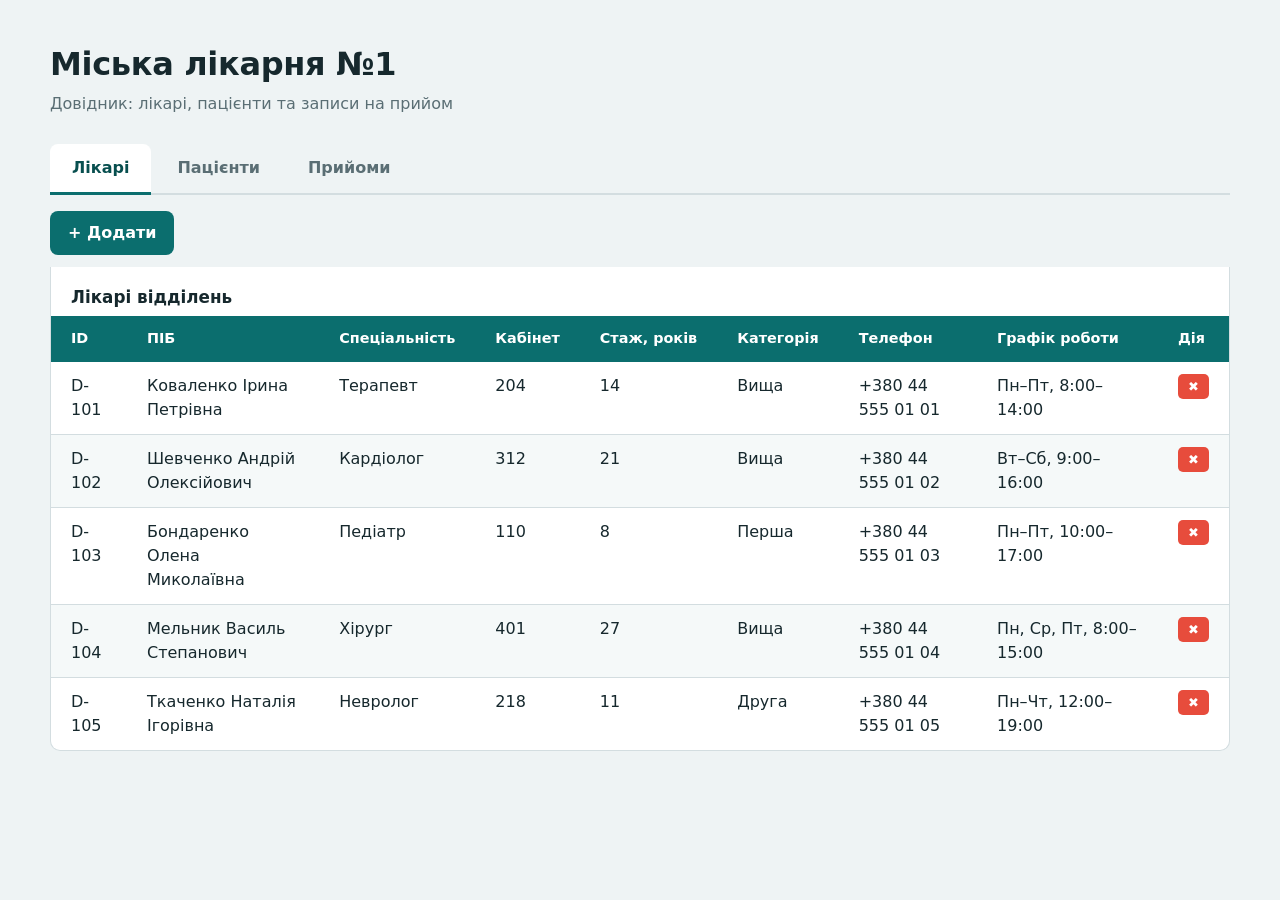
<file: index.html>
<!DOCTYPE html>
<html lang="uk">
<head>
  <meta charset="UTF-8">
  <meta name="viewport" content="width=device-width, initial-scale=1">
  <title>Лікарня — база даних</title>
  <link rel="stylesheet" href="style.css">
</head>
<body>
  <main class="page">
    <header class="page-head">
      <h1>Міська лікарня №1</h1>
      <p>Довідник: лікарі, пацієнти та записи на прийом</p>
    </header>

    <div class="tabs">
      <button class="tab is-active" id="btn-doctors">Лікарі</button>
      <button class="tab" id="btn-patients">Пацієнти</button>
      <button class="tab" id="btn-visits">Прийоми</button>
    </div>

    <!-- Таблиця 1: Лікарі -->
    <section class="panel is-active" id="panel-doctors">
      <button class="add-btn" id="open-doctors">+ Додати</button>
      <div class="table-wrap">
        <table>
          <caption>Лікарі відділень</caption>
          <thead>
            <tr>
              <th scope="col">ID</th>
              <th scope="col">ПІБ</th>
              <th scope="col">Спеціальність</th>
              <th scope="col">Кабінет</th>
              <th scope="col">Стаж, років</th>
              <th scope="col">Категорія</th>
              <th scope="col">Телефон</th>
              <th scope="col">Графік роботи</th>
              <th scope="col">Дія</th>
            </tr>
          </thead>
          <tbody id="doctors-body"></tbody>
        </table>
      </div>
    </section>

    <!-- Таблиця 2: Пацієнти -->
    <section class="panel" id="panel-patients">
      <button class="add-btn" id="open-patients">+ Додати</button>
      <div class="table-wrap">
        <table>
          <caption>Пацієнти лікарні</caption>
          <thead>
            <tr>
              <th scope="col">№ картки</th>
              <th scope="col">ПІБ</th>
              <th scope="col">Дата народження</th>
              <th scope="col">Стать</th>
              <th scope="col">Група крові</th>
              <th scope="col">Телефон</th>
              <th scope="col">Адреса</th>
              <th scope="col">Номер полісу</th>
              <th scope="col">Дія</th>
            </tr>
          </thead>
          <tbody id="patients-body"></tbody>
        </table>
      </div>
    </section>

    <!-- Таблиця 3: Прийоми -->
    <section class="panel" id="panel-visits">
      <button class="add-btn" id="open-visits">+ Додати</button>
      <div class="table-wrap">
        <table>
          <caption>Записи на прийом</caption>
          <thead>
            <tr>
              <th scope="col">№ запису</th>
              <th scope="col">Дата і час</th>
              <th scope="col">Пацієнт</th>
              <th scope="col">Лікар</th>
              <th scope="col">Причина звернення</th>
              <th scope="col">Статус</th>
              <th scope="col">Вартість, грн</th>
              <th scope="col">Дія</th>
            </tr>
          </thead>
          <tbody id="visits-body"></tbody>
        </table>
      </div>
    </section>
  </main>

  <!-- Попап: новий лікар -->
  <dialog id="dialog-doctors">
    <form id="form-doctors">
      <h2>Новий лікар</h2>
      <label>ID <input type="text" id="doc-id" placeholder="D-106" required></label>
      <label>ПІБ <input type="text" id="doc-name" required></label>
      <label>Спеціальність <input type="text" id="doc-spec" required></label>
      <label>Кабінет <input type="number" id="doc-room" required></label>
      <label>Стаж, років <input type="number" id="doc-exp" required></label>
      <label>Категорія
        <select id="doc-category">
          <option>Вища</option>
          <option>Перша</option>
          <option>Друга</option>
        </select>
      </label>
      <label>Телефон <input type="text" id="doc-phone" placeholder="+380 44 555 01 06" required></label>
      <label>Графік роботи <input type="text" id="doc-schedule" placeholder="Пн–Пт, 8:00–14:00" required></label>
      <div class="form-buttons">
        <button type="button" id="cancel-doctors" class="cancel-btn">Скасувати</button>
        <button type="submit" class="save-btn">Зберегти</button>
      </div>
    </form>
  </dialog>

  <!-- Попап: новий пацієнт -->
  <dialog id="dialog-patients">
    <form id="form-patients">
      <h2>Новий пацієнт</h2>
      <label>№ картки <input type="text" id="pat-id" placeholder="P-2006" required></label>
      <label>ПІБ <input type="text" id="pat-name" required></label>
      <label>Дата народження <input type="text" id="pat-birth" placeholder="дд.мм.рррр" required></label>
      <label>Стать
        <select id="pat-gender">
          <option>Жін.</option>
          <option>Чол.</option>
        </select>
      </label>
      <label>Група крові
        <select id="pat-blood">
          <option>O (I) Rh+</option>
          <option>O (I) Rh−</option>
          <option>A (II) Rh+</option>
          <option>A (II) Rh−</option>
          <option>B (III) Rh+</option>
          <option>B (III) Rh−</option>
          <option>AB (IV) Rh+</option>
          <option>AB (IV) Rh−</option>
        </select>
      </label>
      <label>Телефон <input type="text" id="pat-phone" placeholder="+380 67 000 00 00" required></label>
      <label>Адреса <input type="text" id="pat-address" required></label>
      <label>Номер полісу <input type="text" id="pat-policy" placeholder="ПЛ-448125" required></label>
      <div class="form-buttons">
        <button type="button" id="cancel-patients" class="cancel-btn">Скасувати</button>
        <button type="submit" class="save-btn">Зберегти</button>
      </div>
    </form>
  </dialog>

  <!-- Попап: новий прийом -->
  <dialog id="dialog-visits">
    <form id="form-visits">
      <h2>Новий запис на прийом</h2>
      <label>№ запису <input type="text" id="vis-id" placeholder="V-5006" required></label>
      <label>Дата і час <input type="text" id="vis-date" placeholder="22.10.2026, 09:00" required></label>
      <label>Пацієнт <select id="vis-patient" required></select></label>
      <label>Лікар <select id="vis-doctor" required></select></label>
      <label>Причина звернення <input type="text" id="vis-reason" required></label>
      <label>Статус
        <select id="vis-status">
          <option value="planned">Заплановано</option>
          <option value="done">Завершено</option>
          <option value="cancelled">Скасовано</option>
        </select>
      </label>
      <label>Вартість, грн <input type="number" id="vis-price" min="0" required></label>
      <div class="form-buttons">
        <button type="button" id="cancel-visits" class="cancel-btn">Скасувати</button>
        <button type="submit" class="save-btn">Зберегти</button>
      </div>
    </form>
  </dialog>

  <script src="script.js"></script>
</body>
</html>
</file>
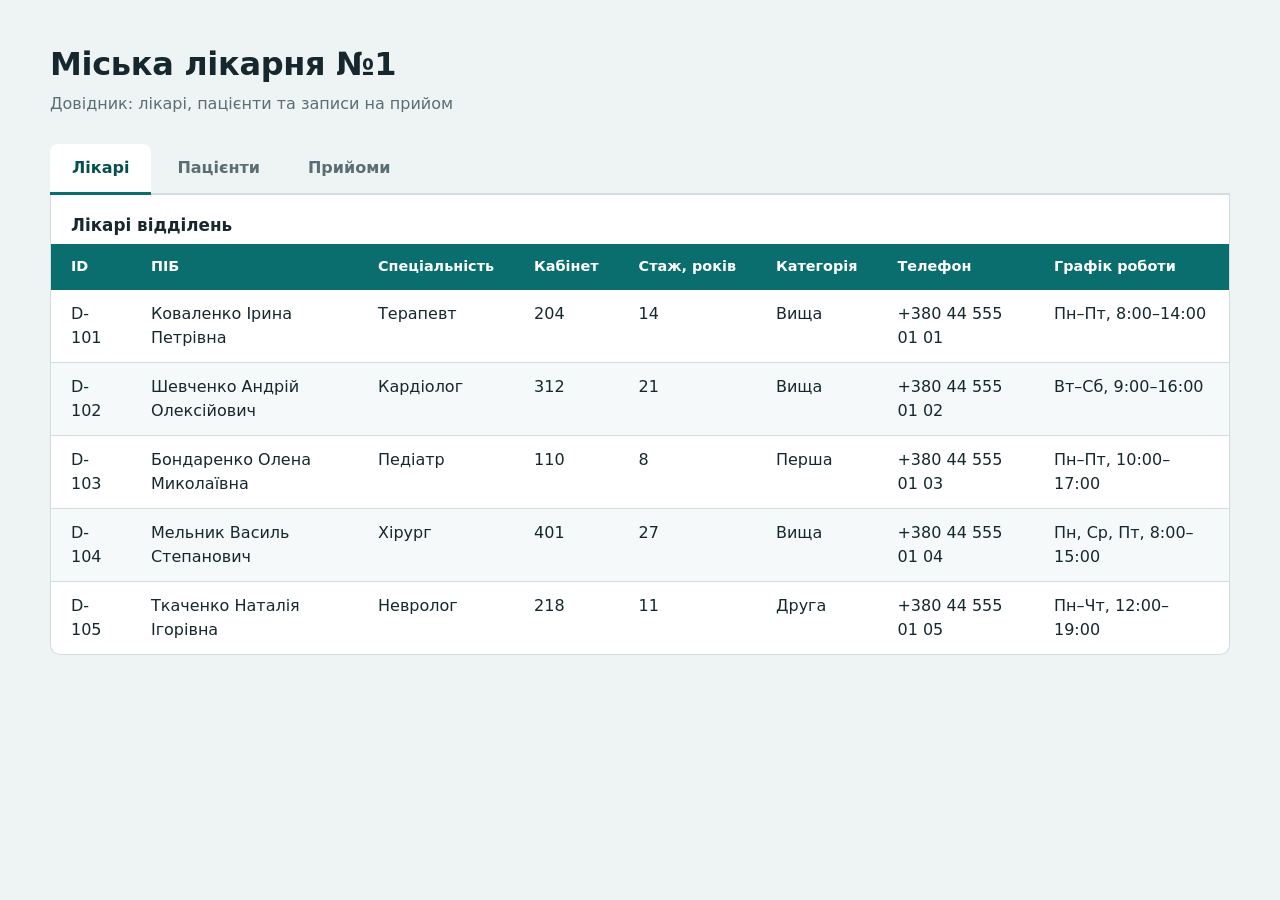
<file: lab1/index.html>
<!DOCTYPE html>
<html lang="uk">
<head>
  <meta charset="UTF-8">
  <meta name="viewport" content="width=device-width, initial-scale=1">
  <title>Лікарня — база даних</title>
  <link rel="stylesheet" href="style.css">
</head>
<body>
  <main class="page">
    <header class="page-head">
      <h1>Міська лікарня №1</h1>
      <p>Довідник: лікарі, пацієнти та записи на прийом</p>
    </header>

    <div class="tabs">
      <button class="tab is-active" id="btn-doctors">Лікарі</button>
      <button class="tab" id="btn-patients">Пацієнти</button>
      <button class="tab" id="btn-visits">Прийоми</button>
    </div>

    <!-- Таблиця 1: Лікарі -->
    <section class="panel is-active" id="panel-doctors" >
      <div class="table-wrap">
        <table>
          <caption>Лікарі відділень</caption>
          <thead>
            <tr>
              <th scope="col">ID</th>
              <th scope="col">ПІБ</th>
              <th scope="col">Спеціальність</th>
              <th scope="col">Кабінет</th>
              <th scope="col">Стаж, років</th>
              <th scope="col">Категорія</th>
              <th scope="col">Телефон</th>
              <th scope="col">Графік роботи</th>
            </tr>
          </thead>
          <tbody>
            <tr>
                <td>D-101</td>
                <td>Коваленко Ірина Петрівна</td>
                <td>Терапевт</td>
                <td>204</td>
                <td>14</td>
                <td>Вища</td>
                <td>+380 44 555 01 01</td>
                <td>Пн–Пт, 8:00–14:00</td>
            </tr>
            <tr>
                <td>D-102</td>
                <td>Шевченко Андрій Олексійович</td>
                <td>Кардіолог</td>
                <td>312</td>
                <td>21</td>
                <td>Вища</td>
                <td>+380 44 555 01 02</td>
                <td>Вт–Сб, 9:00–16:00</td>
            </tr>
            <tr>
                <td>D-103</td>
                <td>Бондаренко Олена Миколаївна</td>
                <td>Педіатр</td>
                <td>110</td>
                <td>8</td>
                <td>Перша</td>
                <td>+380 44 555 01 03</td>
                <td>Пн–Пт, 10:00–17:00</td>
            </tr>
            <tr>
                <td>D-104</td>
                <td>Мельник Василь Степанович</td>
                <td>Хірург</td>
                <td>401</td>
                <td>27</td>
                <td>Вища</td>
                <td>+380 44 555 01 04</td>
                <td>Пн, Ср, Пт, 8:00–15:00</td>
            </tr>
            <tr>
                <td>D-105</td>
                <td>Ткаченко Наталія Ігорівна</td>
                <td>Невролог</td>
                <td>218</td>
                <td>11</td>
                <td>Друга</td>
                <td>+380 44 555 01 05</td>
                <td>Пн–Чт, 12:00–19:00</td>
            </tr>
          </tbody>
        </table>
      </div>
    </section>

    <!-- Таблиця 2: Пацієнти -->
    <section class="panel" id="panel-patients" >
      <div class="table-wrap">
        <table>
          <caption>Пацієнти лікарні</caption>
          <thead>
            <tr>
              <th scope="col">№ картки</th>
              <th scope="col">ПІБ</th>
              <th scope="col">Дата народження</th>
              <th scope="col">Стать</th>
              <th scope="col">Група крові</th>
              <th scope="col">Телефон</th>
              <th scope="col">Адреса</th>
              <th scope="col">Номер полісу</th>
            </tr>
          </thead>
          <tbody>
            <tr>
                <td>P-2001</td>
                <td>Лисенко Марія Дмитрівна</td>
                <td>12.03.1985</td>
                <td>Жін.</td>
                <td>A (II) Rh+</td>
                <td>+380 67 123 45 67</td>
                <td>м. Харків, вул. Сумська, 22, кв. 5</td>
                <td>ПЛ-448120</td>
            </tr>
            <tr>
                <td>P-2002</td>
                <td>Гриценко Олег Віталійович</td>
                <td>27.09.1972</td><td>Чол.</td>
                <td>O (I) Rh+</td>
                <td>+380 50 234 56 78</td>
                <td>м. Харків, пр. Перемоги, 80, кв. 41</td>
                <td>ПЛ-448121</td>
            </tr>
            <tr>
                <td>P-2003</td>
                <td>Савченко Софія Андріївна</td>
                <td>05.06.2016</td>
                <td>Жін.</td><td>B (III) Rh−</td>
                <td>+380 93 345 67 89</td>
                <td>м. Харків, вул. Іллінська, 9, кв. 17</td>
                <td>ПЛ-448122</td></tr>
            <tr>
                <td>P-2004</td>
                <td>Ярмоленко Денис Сергійович</td>
                <td>18.11.1994</td>
                <td>Чол.</td>
                <td>AB (IV) Rh+</td>
                <td>+380 63 456 78 90</td>
                <td>м. Харків, бул. Полтавський Шлях, 14, кв. 63</td>
                <td>ПЛ-448123</td></tr>
            <tr>
                <td>P-2005</td>
                <td>Кравчук Валентина Іванівна</td>
                <td>30.01.1958</td>
                <td>Жін.</td>
                <td>A (II) Rh−</td>
                <td>+380 96 567 89 01</td>
                <td>м. Київ, вул. Антоновича, 51, кв. 8</td>
                <td>ПЛ-448124</td></tr>
          </tbody>
        </table>
      </div>
    </section>

    <!-- Таблиця 3: Прийоми -->
    <section class="panel" id="panel-visits">
      <div class="table-wrap">
        <table>
          <caption>Записи на прийом</caption>
          <thead>
            <tr>
              <th scope="col">№ запису</th>
              <th scope="col">Дата і час</th>
              <th scope="col">Пацієнт</th>
              <th scope="col">Лікар</th>
              <th scope="col">Причина звернення</th>
              <th scope="col">Статус</th>
              <th scope="col">Вартість, грн</th>
            </tr>
          </thead>
          <tbody>
            <tr>
                <td>V-5001</td>
                <td>21.10.2026, 09:00</td>
                <td>Лисенко М. Д.</td>
                <td>Коваленко І. П.</td>
                <td>Кашель, температура</td>
                <td><span class="status status-planned">Заплановано</span></td>
                <td>600</td>
            </tr>
            <tr>
                <td>V-5002</td>
                <td>21.10.2026, 10:30</td>
                <td>Гриценко О. В.</td>
                <td>Шевченко А. О.</td>
                <td>Контроль тиску</td>
                <td><span class="status status-planned">Заплановано</span></td>
                <td>850</td>
            </tr>
            <tr>
                <td>V-5003</td>
                <td>19.10.2026, 11:15</td>
                <td>Савченко С. А.</td>
                <td>Бондаренко О. М.</td>
                <td>Профілактичний огляд</td>
                <td><span class="status status-done">Завершено</span></td>
                <td>500</td>
            </tr>
            <tr>
                <td>V-5004</td>
                <td>16.10.2026, 14:00</td>
                <td>Ярмоленко Д. С.</td>
                <td>Мельник В. С.</td>
                <td>Консультація перед операцією</td>
                <td><span class="status status-done">Завершено</span></td>
                <td>900</td>
            </tr>
            <tr>
                <td>V-5005</td>
                <td>15.10.2026, 13:00</td>
                <td>Кравчук В. І.</td>
                <td>Ткаченко Н. І.</td>
                <td>Головний біль, запаморочення</td>
                <td><span class="status status-cancelled">Скасовано</span></td>
                <td>0</td>
            </tr>
          </tbody>
        </table>
      </div>
    </section>
  </main>

  <script src="script.js"></script>
</body>
</html>
</file>
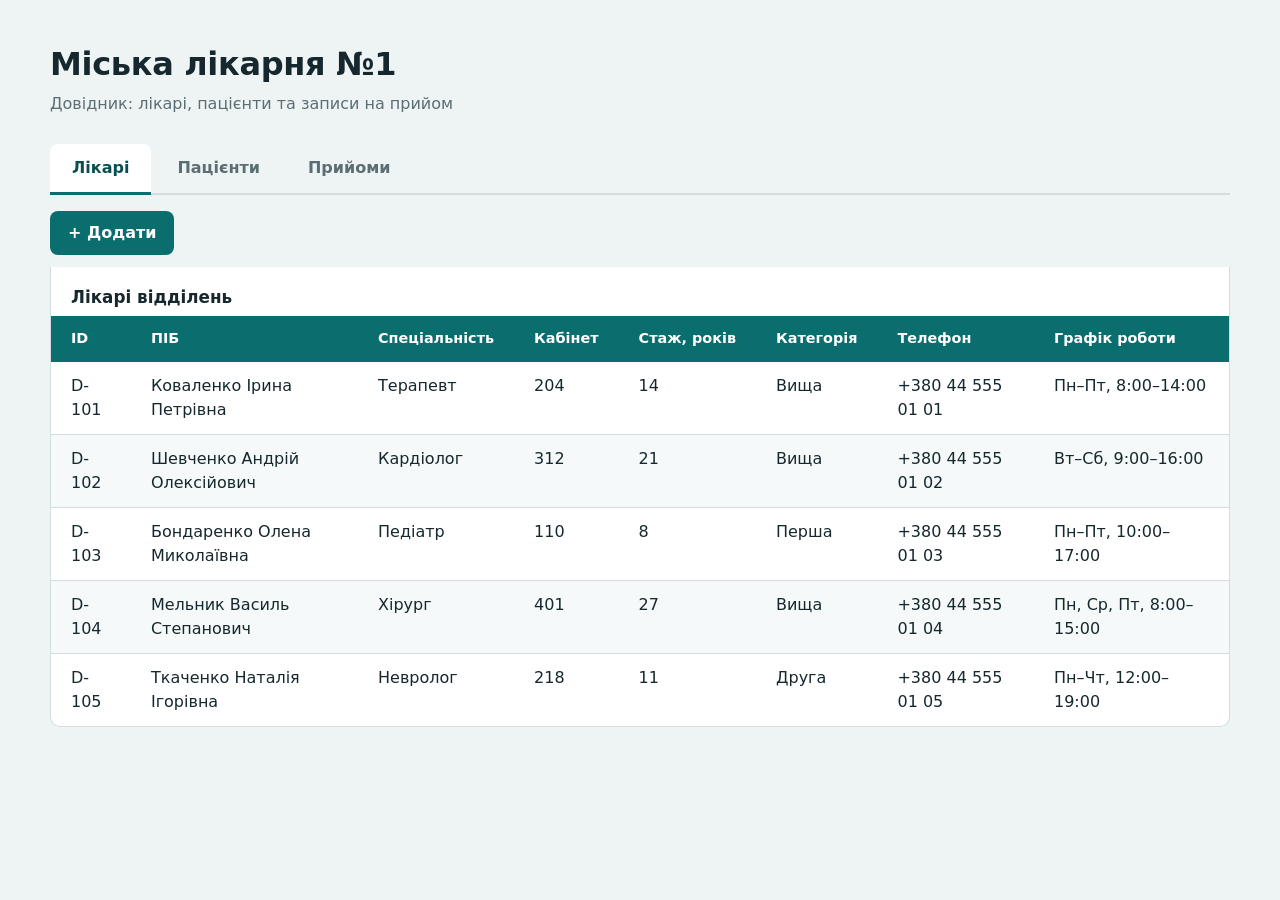
<file: lab2/index.html>
<!DOCTYPE html>
<html lang="uk">
<head>
  <meta charset="UTF-8">
  <meta name="viewport" content="width=device-width, initial-scale=1">
  <title>Лікарня — база даних</title>
  <link rel="stylesheet" href="style.css">
</head>
<body>
  <main class="page">
    <header class="page-head">
      <h1>Міська лікарня №1</h1>
      <p>Довідник: лікарі, пацієнти та записи на прийом</p>
    </header>

    <div class="tabs">
      <button class="tab is-active" id="btn-doctors">Лікарі</button>
      <button class="tab" id="btn-patients">Пацієнти</button>
      <button class="tab" id="btn-visits">Прийоми</button>
    </div>

    <!-- Таблиця 1: Лікарі -->
    <section class="panel is-active" id="panel-doctors">
      <button class="add-btn" id="open-doctors">+ Додати</button>
      <div class="table-wrap">
        <table>
          <caption>Лікарі відділень</caption>
          <thead>
            <tr>
              <th scope="col">ID</th>
              <th scope="col">ПІБ</th>
              <th scope="col">Спеціальність</th>
              <th scope="col">Кабінет</th>
              <th scope="col">Стаж, років</th>
              <th scope="col">Категорія</th>
              <th scope="col">Телефон</th>
              <th scope="col">Графік роботи</th>
            </tr>
          </thead>
          <tbody id="doctors-body"></tbody>
        </table>
      </div>
    </section>

    <!-- Таблиця 2: Пацієнти -->
    <section class="panel" id="panel-patients">
      <button class="add-btn" id="open-patients">+ Додати</button>
      <div class="table-wrap">
        <table>
          <caption>Пацієнти лікарні</caption>
          <thead>
            <tr>
              <th scope="col">№ картки</th>
              <th scope="col">ПІБ</th>
              <th scope="col">Дата народження</th>
              <th scope="col">Стать</th>
              <th scope="col">Група крові</th>
              <th scope="col">Телефон</th>
              <th scope="col">Адреса</th>
              <th scope="col">Номер полісу</th>
            </tr>
          </thead>
          <tbody id="patients-body"></tbody>
        </table>
      </div>
    </section>

    <!-- Таблиця 3: Прийоми -->
    <section class="panel" id="panel-visits">
      <button class="add-btn" id="open-visits">+ Додати</button>
      <div class="table-wrap">
        <table>
          <caption>Записи на прийом</caption>
          <thead>
            <tr>
              <th scope="col">№ запису</th>
              <th scope="col">Дата і час</th>
              <th scope="col">Пацієнт</th>
              <th scope="col">Лікар</th>
              <th scope="col">Причина звернення</th>
              <th scope="col">Статус</th>
              <th scope="col">Вартість, грн</th>
            </tr>
          </thead>
          <tbody id="visits-body"></tbody>
        </table>
      </div>
    </section>
  </main>

  <!-- Попап: новий лікар -->
  <dialog id="dialog-doctors">
    <form id="form-doctors">
      <h2>Новий лікар</h2>
      <label>ID <input type="text" id="doc-id" placeholder="D-106" required></label>
      <label>ПІБ <input type="text" id="doc-name" required></label>
      <label>Спеціальність <input type="text" id="doc-spec" required></label>
      <label>Кабінет <input type="number" id="doc-room" required></label>
      <label>Стаж, років <input type="number" id="doc-exp" required></label>
      <label>Категорія
        <select id="doc-category">
          <option>Вища</option>
          <option>Перша</option>
          <option>Друга</option>
        </select>
      </label>
      <label>Телефон <input type="text" id="doc-phone" placeholder="+380 44 555 01 06" required></label>
      <label>Графік роботи <input type="text" id="doc-schedule" placeholder="Пн–Пт, 8:00–14:00" required></label>
      <div class="form-buttons">
        <button type="button" id="cancel-doctors" class="cancel-btn">Скасувати</button>
        <button type="submit" class="save-btn">Зберегти</button>
      </div>
    </form>
  </dialog>

  <!-- Попап: новий пацієнт -->
  <dialog id="dialog-patients">
    <form id="form-patients">
      <h2>Новий пацієнт</h2>
      <label>№ картки <input type="text" id="pat-id" placeholder="P-2006" required></label>
      <label>ПІБ <input type="text" id="pat-name" required></label>
      <label>Дата народження <input type="text" id="pat-birth" placeholder="дд.мм.рррр" required></label>
      <label>Стать
        <select id="pat-gender">
          <option>Жін.</option>
          <option>Чол.</option>
        </select>
      </label>
      <label>Група крові
        <select id="pat-blood">
          <option>O (I) Rh+</option>
          <option>O (I) Rh−</option>
          <option>A (II) Rh+</option>
          <option>A (II) Rh−</option>
          <option>B (III) Rh+</option>
          <option>B (III) Rh−</option>
          <option>AB (IV) Rh+</option>
          <option>AB (IV) Rh−</option>
        </select>
      </label>
      <label>Телефон <input type="text" id="pat-phone" placeholder="+380 67 000 00 00" required></label>
      <label>Адреса <input type="text" id="pat-address" required></label>
      <label>Номер полісу <input type="text" id="pat-policy" placeholder="ПЛ-448125" required></label>
      <div class="form-buttons">
        <button type="button" id="cancel-patients" class="cancel-btn">Скасувати</button>
        <button type="submit" class="save-btn">Зберегти</button>
      </div>
    </form>
  </dialog>

  <!-- Попап: новий прийом -->
  <dialog id="dialog-visits">
    <form id="form-visits">
      <h2>Новий запис на прийом</h2>
      <label>№ запису <input type="text" id="vis-id" placeholder="V-5006" required></label>
      <label>Дата і час <input type="text" id="vis-date" placeholder="22.10.2026, 09:00" required></label>
      <label>Пацієнт <input type="text" id="vis-patient" placeholder="Прізвище І. П." required></label>
      <label>Лікар <input type="text" id="vis-doctor" placeholder="Прізвище І. П." required></label>
      <label>Причина звернення <input type="text" id="vis-reason" required></label>
      <label>Статус
        <select id="vis-status">
          <option value="planned">Заплановано</option>
          <option value="done">Завершено</option>
          <option value="cancelled">Скасовано</option>
        </select>
      </label>
      <label>Вартість, грн <input type="number" id="vis-price" min="0" required></label>
      <div class="form-buttons">
        <button type="button" id="cancel-visits" class="cancel-btn">Скасувати</button>
        <button type="submit" class="save-btn">Зберегти</button>
      </div>
    </form>
  </dialog>

  <script src="script.js"></script>
</body>
</html>
</file>
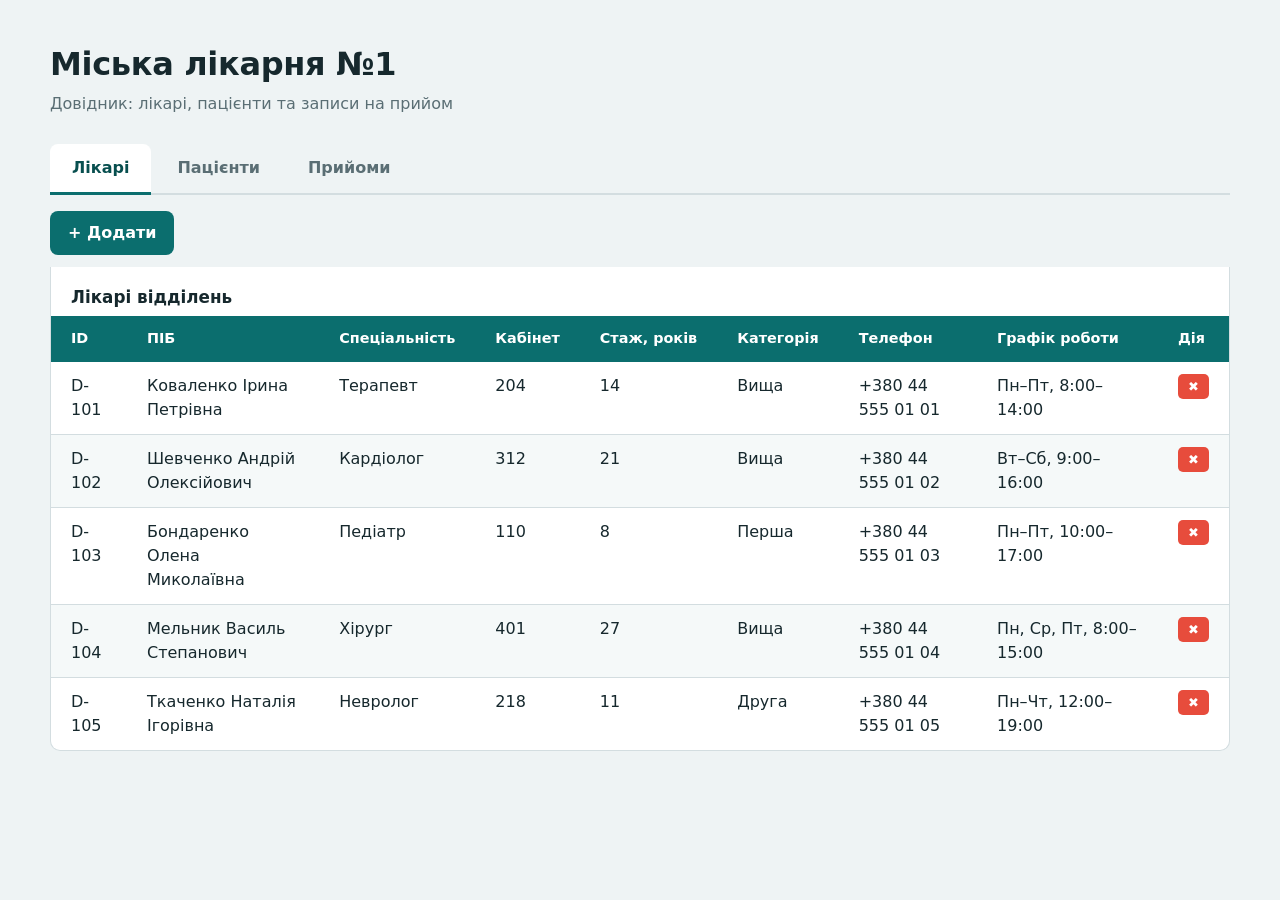
<file: lab3/index.html>
<!DOCTYPE html>
<html lang="uk">
<head>
  <meta charset="UTF-8">
  <meta name="viewport" content="width=device-width, initial-scale=1">
  <title>Лікарня — база даних</title>
  <link rel="stylesheet" href="style.css">
</head>
<body>
  <main class="page">
    <header class="page-head">
      <h1>Міська лікарня №1</h1>
      <p>Довідник: лікарі, пацієнти та записи на прийом</p>
    </header>

    <div class="tabs">
      <button class="tab is-active" id="btn-doctors">Лікарі</button>
      <button class="tab" id="btn-patients">Пацієнти</button>
      <button class="tab" id="btn-visits">Прийоми</button>
    </div>

    <!-- Таблиця 1: Лікарі -->
    <section class="panel is-active" id="panel-doctors">
      <button class="add-btn" id="open-doctors">+ Додати</button>
      <div class="table-wrap">
        <table>
          <caption>Лікарі відділень</caption>
          <thead>
            <tr>
              <th scope="col">ID</th>
              <th scope="col">ПІБ</th>
              <th scope="col">Спеціальність</th>
              <th scope="col">Кабінет</th>
              <th scope="col">Стаж, років</th>
              <th scope="col">Категорія</th>
              <th scope="col">Телефон</th>
              <th scope="col">Графік роботи</th>
              <th scope="col">Дія</th>
            </tr>
          </thead>
          <tbody id="doctors-body"></tbody>
        </table>
      </div>
    </section>

    <!-- Таблиця 2: Пацієнти -->
    <section class="panel" id="panel-patients">
      <button class="add-btn" id="open-patients">+ Додати</button>
      <div class="table-wrap">
        <table>
          <caption>Пацієнти лікарні</caption>
          <thead>
            <tr>
              <th scope="col">№ картки</th>
              <th scope="col">ПІБ</th>
              <th scope="col">Дата народження</th>
              <th scope="col">Стать</th>
              <th scope="col">Група крові</th>
              <th scope="col">Телефон</th>
              <th scope="col">Адреса</th>
              <th scope="col">Номер полісу</th>
              <th scope="col">Дія</th>
            </tr>
          </thead>
          <tbody id="patients-body"></tbody>
        </table>
      </div>
    </section>

    <!-- Таблиця 3: Прийоми -->
    <section class="panel" id="panel-visits">
      <button class="add-btn" id="open-visits">+ Додати</button>
      <div class="table-wrap">
        <table>
          <caption>Записи на прийом</caption>
          <thead>
            <tr>
              <th scope="col">№ запису</th>
              <th scope="col">Дата і час</th>
              <th scope="col">Пацієнт</th>
              <th scope="col">Лікар</th>
              <th scope="col">Причина звернення</th>
              <th scope="col">Статус</th>
              <th scope="col">Вартість, грн</th>
              <th scope="col">Дія</th>
            </tr>
          </thead>
          <tbody id="visits-body"></tbody>
        </table>
      </div>
    </section>
  </main>

  <!-- Попап: новий лікар -->
  <dialog id="dialog-doctors">
    <form id="form-doctors">
      <h2>Новий лікар</h2>
      <label>ID <input type="text" id="doc-id" placeholder="D-106" required></label>
      <label>ПІБ <input type="text" id="doc-name" required></label>
      <label>Спеціальність <input type="text" id="doc-spec" required></label>
      <label>Кабінет <input type="number" id="doc-room" required></label>
      <label>Стаж, років <input type="number" id="doc-exp" required></label>
      <label>Категорія
        <select id="doc-category">
          <option>Вища</option>
          <option>Перша</option>
          <option>Друга</option>
        </select>
      </label>
      <label>Телефон <input type="text" id="doc-phone" placeholder="+380 44 555 01 06" required></label>
      <label>Графік роботи <input type="text" id="doc-schedule" placeholder="Пн–Пт, 8:00–14:00" required></label>
      <div class="form-buttons">
        <button type="button" id="cancel-doctors" class="cancel-btn">Скасувати</button>
        <button type="submit" class="save-btn">Зберегти</button>
      </div>
    </form>
  </dialog>

  <!-- Попап: новий пацієнт -->
  <dialog id="dialog-patients">
    <form id="form-patients">
      <h2>Новий пацієнт</h2>
      <label>№ картки <input type="text" id="pat-id" placeholder="P-2006" required></label>
      <label>ПІБ <input type="text" id="pat-name" required></label>
      <label>Дата народження <input type="text" id="pat-birth" placeholder="дд.мм.рррр" required></label>
      <label>Стать
        <select id="pat-gender">
          <option>Жін.</option>
          <option>Чол.</option>
        </select>
      </label>
      <label>Група крові
        <select id="pat-blood">
          <option>O (I) Rh+</option>
          <option>O (I) Rh−</option>
          <option>A (II) Rh+</option>
          <option>A (II) Rh−</option>
          <option>B (III) Rh+</option>
          <option>B (III) Rh−</option>
          <option>AB (IV) Rh+</option>
          <option>AB (IV) Rh−</option>
        </select>
      </label>
      <label>Телефон <input type="text" id="pat-phone" placeholder="+380 67 000 00 00" required></label>
      <label>Адреса <input type="text" id="pat-address" required></label>
      <label>Номер полісу <input type="text" id="pat-policy" placeholder="ПЛ-448125" required></label>
      <div class="form-buttons">
        <button type="button" id="cancel-patients" class="cancel-btn">Скасувати</button>
        <button type="submit" class="save-btn">Зберегти</button>
      </div>
    </form>
  </dialog>

  <!-- Попап: новий прийом -->
  <dialog id="dialog-visits">
    <form id="form-visits">
      <h2>Новий запис на прийом</h2>
      <label>№ запису <input type="text" id="vis-id" placeholder="V-5006" required></label>
      <label>Дата і час <input type="text" id="vis-date" placeholder="22.10.2026, 09:00" required></label>
      <label>Пацієнт <input type="text" id="vis-patient" placeholder="Прізвище І. П." required></label>
      <label>Лікар <input type="text" id="vis-doctor" placeholder="Прізвище І. П." required></label>
      <label>Причина звернення <input type="text" id="vis-reason" required></label>
      <label>Статус
        <select id="vis-status">
          <option value="planned">Заплановано</option>
          <option value="done">Завершено</option>
          <option value="cancelled">Скасовано</option>
        </select>
      </label>
      <label>Вартість, грн <input type="number" id="vis-price" min="0" required></label>
      <div class="form-buttons">
        <button type="button" id="cancel-visits" class="cancel-btn">Скасувати</button>
        <button type="submit" class="save-btn">Зберегти</button>
      </div>
    </form>
  </dialog>

  <script src="script.js"></script>
</body>
</html>
</file>
<file: style.css>
:root {
  --bg: #eef3f4;
  --surface: #ffffff;
  --ink: #16282d;
  --muted: #5a6e74;
  --line: #d3dde0;
  --brand: #0b6e6e;
  --brand-dark: #084f4f;
  --row-alt: #f5f9f9;
  --done-bg: #d9f0e3;
  --done-ink: #17613a;
  --planned-bg: #dcebf7;
  --planned-ink: #1b4f7a;
  --cancel-bg: #f6dedb;
  --cancel-ink: #8a2c22;
}

body {
  margin: 0;
  background: var(--bg);
  color: var(--ink);
  font-family: "Onest", system-ui, -apple-system, "Segoe UI", Roboto, sans-serif;
  font-size: 16px;
  line-height: 1.5;
}

.page {
  max-width: 1180px;
  margin: 0 auto;
  padding: 40px 20px 64px;
}

.page-head h1 {
  margin: 0 0 4px;
  font-size: 2rem;
  font-weight: 700;
  letter-spacing: -0.01em;
}

.page-head p {
  margin: 0 0 28px;
  color: var(--muted);
}

/* Вкладки */
.tabs {
  display: flex;
  gap: 4px;
  border-bottom: 2px solid var(--line);
}

.tab {
  appearance: none;
  border: 0;
  background: transparent;
  color: var(--muted);
  font: inherit;
  font-weight: 600;
  padding: 12px 22px;
  margin-bottom: -2px;
  border-bottom: 3px solid transparent;
  border-radius: 8px 8px 0 0;
  cursor: pointer;
  transition: color 0.15s, background-color 0.15s, border-color 0.15s;
}

.tab:hover {
  color: var(--brand-dark);
  background: rgba(11, 110, 110, 0.07);
}

.tab.is-active {
  color: var(--brand-dark);
  background: var(--surface);
  border-bottom-color: var(--brand);
}

.tab:focus-visible {
  outline: 3px solid var(--brand);
  outline-offset: -3px;
}

/* Панелі */
.panel { display: none; }
.panel.is-active { display: block; }

.table-wrap {
  overflow-x: auto;
  background: var(--surface);
  border: 1px solid var(--line);
  border-top: 0;
  border-radius: 0 0 10px 10px;
}

table {
  width: 100%;
  border-collapse: collapse;
  min-width: 760px;
}

caption {
  text-align: left;
  padding: 18px 20px 6px;
  font-size: 1.05rem;
  font-weight: 600;
}

th, td {
  padding: 12px 20px;
  text-align: left;
  vertical-align: top;
}

thead th {
  background: var(--brand);
  color: #fff;
  font-weight: 600;
  font-size: 0.9rem;
  white-space: nowrap;
}

tbody tr:nth-child(even) { background: var(--row-alt); }
tbody tr:hover { background: #e4f0f0; }
tbody td { border-bottom: 1px solid var(--line); }
tbody tr:last-child td { border-bottom: 0; }

/* Можливість редагування ПІБ */
.edit-name {
  cursor: pointer;
}

.edit-name:hover {
  text-decoration: underline;
  color: var(--brand-dark);
}

.edit-input {
  width: 180px;
  padding: 5px;
  border: 1px solid var(--brand);
  border-radius: 4px;
  font: inherit;
}

/* Кнопка видалення */
.delete-btn {
  border: 0;
  border-radius: 5px;
  padding: 5px 10px;
  background: #e74c3c;
  color: white;
  cursor: pointer;
}

.delete-btn:hover {
  background: #c0392b;
}

/* Статуси прийомів */
.status {
  display: inline-block;
  padding: 2px 10px;
  border-radius: 999px;
  font-size: 0.85rem;
  font-weight: 600;
  white-space: nowrap;
}

.status-done { background: var(--done-bg); color: var(--done-ink); }
.status-planned { background: var(--planned-bg); color: var(--planned-ink); }
.status-cancelled { background: var(--cancel-bg); color: var(--cancel-ink); }

@media (max-width: 600px) {
  .page { padding: 24px 12px 40px; }
  .page-head h1 { font-size: 1.5rem; }
  .tab { padding: 10px 14px; flex: 1; }
}

@media (prefers-reduced-motion: reduce) {
  .tab { transition: none; }
}

/* Кнопка "Додати" */
.add-btn {
  margin: 16px 0 12px;
  padding: 10px 18px;
  border: 0;
  border-radius: 8px;
  background: var(--brand);
  color: #fff;
  font: inherit;
  font-weight: 600;
  cursor: pointer;
}

.add-btn:hover { background: var(--brand-dark); }

/* Попап з формою */
dialog {
  width: 420px;
  max-width: 92vw;
  border: 0;
  border-radius: 10px;
  padding: 24px;
  color: var(--ink);
}

dialog::backdrop { background: rgba(0, 0, 0, 0.45); }

dialog h2 {
  margin: 0 0 16px;
  font-size: 1.3rem;
}

dialog label {
  display: block;
  margin-bottom: 12px;
  font-weight: 600;
  font-size: 0.9rem;
}

dialog input,
dialog select {
  display: block;
  width: 100%;
  box-sizing: border-box;
  margin-top: 4px;
  padding: 8px 10px;
  border: 1px solid var(--line);
  border-radius: 6px;
  font: inherit;
  font-weight: 400;
}

.form-buttons {
  display: flex;
  justify-content: flex-end;
  gap: 8px;
  margin-top: 16px;
}

.form-buttons button {
  padding: 8px 16px;
  border-radius: 8px;
  font: inherit;
  font-weight: 600;
  cursor: pointer;
}

.cancel-btn {
  background: #fff;
  border: 1px solid var(--line);
  color: var(--ink);
}

.save-btn {
  background: var(--brand);
  border: 1px solid var(--brand);
  color: #fff;
}
</file>
<file: lab1/style.css>
:root {
  --bg: #eef3f4;
  --surface: #ffffff;
  --ink: #16282d;
  --muted: #5a6e74;
  --line: #d3dde0;
  --brand: #0b6e6e;
  --brand-dark: #084f4f;
  --row-alt: #f5f9f9;
  --done-bg: #d9f0e3;
  --done-ink: #17613a;
  --planned-bg: #dcebf7;
  --planned-ink: #1b4f7a;
  --cancel-bg: #f6dedb;
  --cancel-ink: #8a2c22;
}

/* *, *::before, *::after { box-sizing: border-box; } */

body {
  margin: 0;
  background: var(--bg);
  color: var(--ink);
  font-family: "Onest", system-ui, -apple-system, "Segoe UI", Roboto, sans-serif;
  font-size: 16px;
  line-height: 1.5;
}

.page {
  max-width: 1180px;
  margin: 0 auto;
  padding: 40px 20px 64px;
}

.page-head h1 {
  margin: 0 0 4px;
  font-size: 2rem;
  font-weight: 700;
  letter-spacing: -0.01em;
}

.page-head p {
  margin: 0 0 28px;
  color: var(--muted);
}

/* Таби */
.tabs {
  display: flex;
  gap: 4px;
  border-bottom: 2px solid var(--line);
}

.tab {
  appearance: none;
  border: 0;
  background: transparent;
  color: var(--muted);
  font: inherit;
  font-weight: 600;
  padding: 12px 22px;
  margin-bottom: -2px;
  border-bottom: 3px solid transparent;
  border-radius: 8px 8px 0 0;
  cursor: pointer;
  transition: color 0.15s, background-color 0.15s, border-color 0.15s;
}

.tab:hover { color: var(--brand-dark); background: rgba(11, 110, 110, 0.07); }

.tab.is-active {
  color: var(--brand-dark);
  background: var(--surface);
  border-bottom-color: var(--brand);
}

.tab:focus-visible {
  outline: 3px solid var(--brand);
  outline-offset: -3px;
}

/* Панелі */
.panel { display: none; }
.panel.is-active { display: block; }

.table-wrap {
  overflow-x: auto;
  background: var(--surface);
  border: 1px solid var(--line);
  border-top: 0;
  border-radius: 0 0 10px 10px;
}

table {
  width: 100%;
  border-collapse: collapse;
  min-width: 760px;
}

caption {
  text-align: left;
  padding: 18px 20px 6px;
  font-size: 1.05rem;
  font-weight: 600;
}

th, td {
  padding: 12px 20px;
  text-align: left;
  vertical-align: top;
}

thead th {
  background: var(--brand);
  color: #fff;
  font-weight: 600;
  font-size: 0.9rem;
  white-space: nowrap;
}

tbody tr:nth-child(even) { background: var(--row-alt); }
tbody tr:hover { background: #e4f0f0; }
tbody td { border-bottom: 1px solid var(--line); }
tbody tr:last-child td { border-bottom: 0; }

/* Статуси прийомів */
.status {
  display: inline-block;
  padding: 2px 10px;
  border-radius: 999px;
  font-size: 0.85rem;
  font-weight: 600;
  white-space: nowrap;
}
.status-done { background: var(--done-bg); color: var(--done-ink); }
.status-planned { background: var(--planned-bg); color: var(--planned-ink); }
.status-cancelled { background: var(--cancel-bg); color: var(--cancel-ink); }

@media (max-width: 600px) {
  .page { padding: 24px 12px 40px; }
  .page-head h1 { font-size: 1.5rem; }
  .tab { padding: 10px 14px; flex: 1; }
}

@media (prefers-reduced-motion: reduce) {
  .tab { transition: none; }
}
</file>
<file: lab2/style.css>
:root {
  --bg: #eef3f4;
  --surface: #ffffff;
  --ink: #16282d;
  --muted: #5a6e74;
  --line: #d3dde0;
  --brand: #0b6e6e;
  --brand-dark: #084f4f;
  --row-alt: #f5f9f9;
  --done-bg: #d9f0e3;
  --done-ink: #17613a;
  --planned-bg: #dcebf7;
  --planned-ink: #1b4f7a;
  --cancel-bg: #f6dedb;
  --cancel-ink: #8a2c22;
}

/* *, *::before, *::after { box-sizing: border-box; } */

body {
  margin: 0;
  background: var(--bg);
  color: var(--ink);
  font-family: "Onest", system-ui, -apple-system, "Segoe UI", Roboto, sans-serif;
  font-size: 16px;
  line-height: 1.5;
}

.page {
  max-width: 1180px;
  margin: 0 auto;
  padding: 40px 20px 64px;
}

.page-head h1 {
  margin: 0 0 4px;
  font-size: 2rem;
  font-weight: 700;
  letter-spacing: -0.01em;
}

.page-head p {
  margin: 0 0 28px;
  color: var(--muted);
}

/* Таби */
.tabs {
  display: flex;
  gap: 4px;
  border-bottom: 2px solid var(--line);
}

.tab {
  appearance: none;
  border: 0;
  background: transparent;
  color: var(--muted);
  font: inherit;
  font-weight: 600;
  padding: 12px 22px;
  margin-bottom: -2px;
  border-bottom: 3px solid transparent;
  border-radius: 8px 8px 0 0;
  cursor: pointer;
  transition: color 0.15s, background-color 0.15s, border-color 0.15s;
}

.tab:hover { color: var(--brand-dark); background: rgba(11, 110, 110, 0.07); }

.tab.is-active {
  color: var(--brand-dark);
  background: var(--surface);
  border-bottom-color: var(--brand);
}

.tab:focus-visible {
  outline: 3px solid var(--brand);
  outline-offset: -3px;
}

/* Панелі */
.panel { display: none; }
.panel.is-active { display: block; }

.table-wrap {
  overflow-x: auto;
  background: var(--surface);
  border: 1px solid var(--line);
  border-top: 0;
  border-radius: 0 0 10px 10px;
}

table {
  width: 100%;
  border-collapse: collapse;
  min-width: 760px;
}

caption {
  text-align: left;
  padding: 18px 20px 6px;
  font-size: 1.05rem;
  font-weight: 600;
}

th, td {
  padding: 12px 20px;
  text-align: left;
  vertical-align: top;
}

thead th {
  background: var(--brand);
  color: #fff;
  font-weight: 600;
  font-size: 0.9rem;
  white-space: nowrap;
}

tbody tr:nth-child(even) { background: var(--row-alt); }
tbody tr:hover { background: #e4f0f0; }
tbody td { border-bottom: 1px solid var(--line); }
tbody tr:last-child td { border-bottom: 0; }

/* Статуси прийомів */
.status {
  display: inline-block;
  padding: 2px 10px;
  border-radius: 999px;
  font-size: 0.85rem;
  font-weight: 600;
  white-space: nowrap;
}
.status-done { background: var(--done-bg); color: var(--done-ink); }
.status-planned { background: var(--planned-bg); color: var(--planned-ink); }
.status-cancelled { background: var(--cancel-bg); color: var(--cancel-ink); }

@media (max-width: 600px) {
  .page { padding: 24px 12px 40px; }
  .page-head h1 { font-size: 1.5rem; }
  .tab { padding: 10px 14px; flex: 1; }
}

@media (prefers-reduced-motion: reduce) {
  .tab { transition: none; }
}

/* Кнопка "Додати" */
.add-btn {
  margin: 16px 0 12px;
  padding: 10px 18px;
  border: 0;
  border-radius: 8px;
  background: var(--brand);
  color: #fff;
  font: inherit;
  font-weight: 600;
  cursor: pointer;
}
.add-btn:hover { background: var(--brand-dark); }

/* Попап з формою */
dialog {
  width: 420px;
  max-width: 92vw;
  border: 0;
  border-radius: 10px;
  padding: 24px;
  color: var(--ink);
}
dialog::backdrop { background: rgba(0, 0, 0, 0.45); }

dialog h2 { margin: 0 0 16px; font-size: 1.3rem; }

dialog label {
  display: block;
  margin-bottom: 12px;
  font-weight: 600;
  font-size: 0.9rem;
}

dialog input,
dialog select {
  display: block;
  width: 100%;
  box-sizing: border-box;
  margin-top: 4px;
  padding: 8px 10px;
  border: 1px solid var(--line);
  border-radius: 6px;
  font: inherit;
  font-weight: 400;
}

.form-buttons {
  display: flex;
  justify-content: flex-end;
  gap: 8px;
  margin-top: 16px;
}
.form-buttons button {
  padding: 8px 16px;
  border-radius: 8px;
  font: inherit;
  font-weight: 600;
  cursor: pointer;
}
.cancel-btn { background: #fff; border: 1px solid var(--line); color: var(--ink); }
.save-btn { background: var(--brand); border: 1px solid var(--brand); color: #fff; }
</file>
<file: lab3/style.css>
:root {
  --bg: #eef3f4;
  --surface: #ffffff;
  --ink: #16282d;
  --muted: #5a6e74;
  --line: #d3dde0;
  --brand: #0b6e6e;
  --brand-dark: #084f4f;
  --row-alt: #f5f9f9;
  --done-bg: #d9f0e3;
  --done-ink: #17613a;
  --planned-bg: #dcebf7;
  --planned-ink: #1b4f7a;
  --cancel-bg: #f6dedb;
  --cancel-ink: #8a2c22;
}

body {
  margin: 0;
  background: var(--bg);
  color: var(--ink);
  font-family: "Onest", system-ui, -apple-system, "Segoe UI", Roboto, sans-serif;
  font-size: 16px;
  line-height: 1.5;
}

.page {
  max-width: 1180px;
  margin: 0 auto;
  padding: 40px 20px 64px;
}

.page-head h1 {
  margin: 0 0 4px;
  font-size: 2rem;
  font-weight: 700;
  letter-spacing: -0.01em;
}

.page-head p {
  margin: 0 0 28px;
  color: var(--muted);
}

/* Вкладки  */
.tabs {
  display: flex;
  gap: 4px;
  border-bottom: 2px solid var(--line);
}

.tab {
  appearance: none;
  border: 0;
  background: transparent;
  color: var(--muted);
  font: inherit;
  font-weight: 600;
  padding: 12px 22px;
  margin-bottom: -2px;
  border-bottom: 3px solid transparent;
  border-radius: 8px 8px 0 0;
  cursor: pointer;
  transition: color 0.15s, background-color 0.15s, border-color 0.15s;
}

.tab:hover {
  color: var(--brand-dark);
  background: rgba(11, 110, 110, 0.07);
}

.tab.is-active {
  color: var(--brand-dark);
  background: var(--surface);
  border-bottom-color: var(--brand);
}

.tab:focus-visible {
  outline: 3px solid var(--brand);
  outline-offset: -3px;
}

/* Панелі */
.panel { display: none; }
.panel.is-active { display: block; }

.table-wrap {
  overflow-x: auto;
  background: var(--surface);
  border: 1px solid var(--line);
  border-top: 0;
  border-radius: 0 0 10px 10px;
}

table {
  width: 100%;
  border-collapse: collapse;
  min-width: 760px;
}

caption {
  text-align: left;
  padding: 18px 20px 6px;
  font-size: 1.05rem;
  font-weight: 600;
}

th, td {
  padding: 12px 20px;
  text-align: left;
  vertical-align: top;
}

thead th {
  background: var(--brand);
  color: #fff;
  font-weight: 600;
  font-size: 0.9rem;
  white-space: nowrap;
}

tbody tr:nth-child(even) { background: var(--row-alt); }
tbody tr:hover { background: #e4f0f0; }
tbody td { border-bottom: 1px solid var(--line); }
tbody tr:last-child td { border-bottom: 0; }

/* Можливість редагування ПІБ */
.edit-name {
  cursor: pointer;
}

.edit-name:hover {
  text-decoration: underline;
  color: var(--brand-dark);
}

.edit-input {
  width: 180px;
  padding: 5px;
  border: 1px solid var(--brand);
  border-radius: 4px;
  font: inherit;
}

/* Кнопка видалення */
.delete-btn {
  border: 0;
  border-radius: 5px;
  padding: 5px 10px;
  background: #e74c3c;
  color: white;
  cursor: pointer;
}

.delete-btn:hover {
  background: #c0392b;
}

/* Статуси прийомів */
.status {
  display: inline-block;
  padding: 2px 10px;
  border-radius: 999px;
  font-size: 0.85rem;
  font-weight: 600;
  white-space: nowrap;
}

.status-done { background: var(--done-bg); color: var(--done-ink); }
.status-planned { background: var(--planned-bg); color: var(--planned-ink); }
.status-cancelled { background: var(--cancel-bg); color: var(--cancel-ink); }

@media (max-width: 600px) {
  .page { padding: 24px 12px 40px; }
  .page-head h1 { font-size: 1.5rem; }
  .tab { padding: 10px 14px; flex: 1; }
}

@media (prefers-reduced-motion: reduce) {
  .tab { transition: none; }
}

/* Кнопка "Додати" */
.add-btn {
  margin: 16px 0 12px;
  padding: 10px 18px;
  border: 0;
  border-radius: 8px;
  background: var(--brand);
  color: #fff;
  font: inherit;
  font-weight: 600;
  cursor: pointer;
}

.add-btn:hover { background: var(--brand-dark); }

/* Попап з формою */
dialog {
  width: 420px;
  max-width: 92vw;
  border: 0;
  border-radius: 10px;
  padding: 24px;
  color: var(--ink);
}

dialog::backdrop { background: rgba(0, 0, 0, 0.45); }

dialog h2 {
  margin: 0 0 16px;
  font-size: 1.3rem;
}

dialog label {
  display: block;
  margin-bottom: 12px;
  font-weight: 600;
  font-size: 0.9rem;
}

dialog input,
dialog select {
  display: block;
  width: 100%;
  box-sizing: border-box;
  margin-top: 4px;
  padding: 8px 10px;
  border: 1px solid var(--line);
  border-radius: 6px;
  font: inherit;
  font-weight: 400;
}

.form-buttons {
  display: flex;
  justify-content: flex-end;
  gap: 8px;
  margin-top: 16px;
}

.form-buttons button {
  padding: 8px 16px;
  border-radius: 8px;
  font: inherit;
  font-weight: 600;
  cursor: pointer;
}

.cancel-btn {
  background: #fff;
  border: 1px solid var(--line);
  color: var(--ink);
}

.save-btn {
  background: var(--brand);
  border: 1px solid var(--brand);
  color: #fff;
}
</file>
